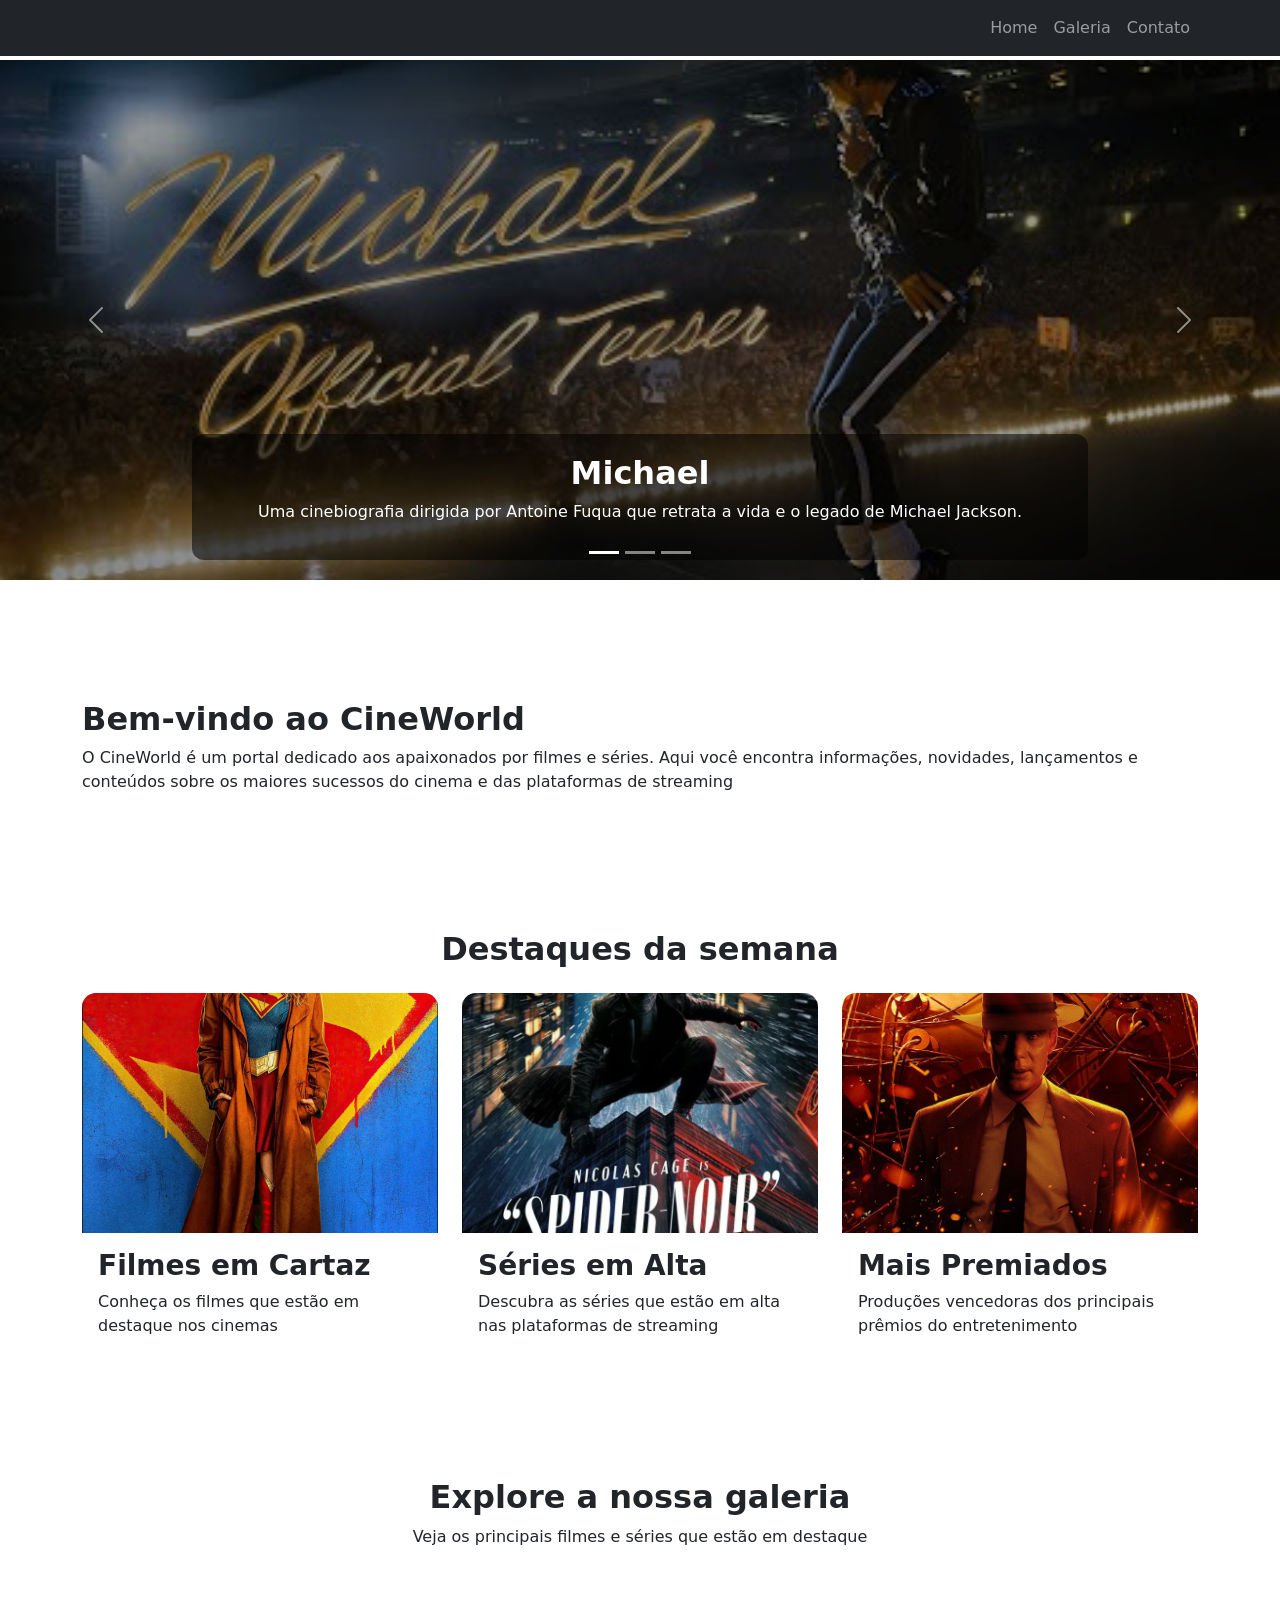
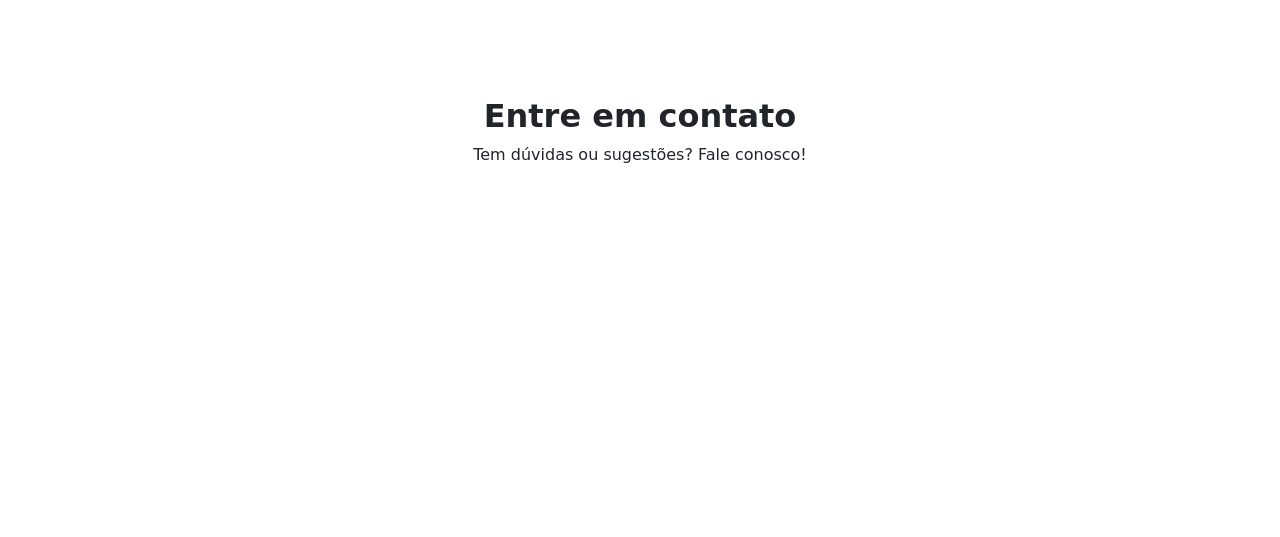
<file: index.html>
<!-- AF - Avaliação Final - Linguagens de Programação 
Tema do Projeto: Lançamentos de filmes e séries
Aluno 1: Sabrina Alves Andrade Pereira - RA: 251336
Aluno 2: Raquel Helena Caetano Pinheiro - RA: 252414
Professor: Abimael de Oliveira
Data de entrega: 07/06/2026
-->

<!DOCTYPE html>
<html lang="pt-br">
<head>
    <meta charset="UTF-8">
    <meta name="viewport" content="width=device-width, initial-scale=1.0">
    <title>cineWorld</title>

    <link href="https://cdn.jsdelivr.net/npm/bootstrap@5.3.3/dist/css/bootstrap.min.css" rel="stylesheet">
    <link rel="stylesheet" href="css/style.css">
</head>
<body>
    <header>
        <!-- Menu padronizado -->
        <nav class="navbar navbar-expand-lg navbar-dark bg-dark fixed-top">
            <div class="container">
                <a class="navbar-brand" href="index.html">CineWorld</a>

                <button class = "navbar-toggler" type="button" data-bs-toggle="collapse" data-bs-target="#menuPrincipal" aria-controls="menuPrincipal" aria-expanded="false" aria-label="Toggle navigation">
                    <span class="navbar-toggler-icon"></span>
                </button>
                <div class="collapse navbar-collapse" id="menuPrincipal">
                    <ul class="navbar-nav ms-auto">
                        <li class="nav-item">
                            <a class="nav-link" href="index.html">Home</a>
                        </li>

                        <li class="nav-item">
                            <a class="nav-link" href="galeria.html">Galeria</a>
                        </li>

                        <li class="nav-item">
                            <a class="nav-link" href="contato.html">Contato</a>
                        </li>
                    </ul>
                </div>

            </div>
        </nav>
    </header>
    <main>
        <section class="hero">
            <div id="carouselHome" class="carousel slide" data-bs-ride="carousel">
                <div class="carousel-indicators">
                    <button type="button" data-bs-target="#carouselHome" data-bs-slide-to="0" class="active" aria-label="Slide 1" title="Slide 0"></button>
                    <button type="button" data-bs-target="#carouselHome" data-bs-slide-to="1" aria-label="Slide 2" title="Slide 1"></button>
                    <button type="button" data-bs-target="#carouselHome" data-bs-slide-to="2" aria-label="Slide 3" title="Slide 2"></button>
                </div>
                <div class="carousel-inner">
                    <div class="carousel-item active">
                        <img src="./img/banner-01.jpg" class="d-block w-100" alt="Michael">
                        <div class="carousel-caption d-none d-md-block">
                            <h2>Michael</h2>
                            <p>Uma cinebiografia dirigida por Antoine Fuqua que retrata a vida e o legado de Michael Jackson.</p>
                        </div>
                    
                    </div>
                
                        <div class="carousel-item">
                        <img src="./img/banner-02 .png" class="d-block w-100" alt="Off Campus">
                        <div class="carousel-caption d-none d-md-block">
                        <h2>Off Campus</h2>
                        <p>Série de sucesso baseada na famosa coleção de livros de Elle Kennedy. A história acompanha estudantes de elite e jogadores de hóquei da Universidade Briar lidando com esportes, amizade e romance.</p>
                    </div>
                </div>
                <div class="carousel-inner">

                    <div class="carousel-item">
                    <img src="./img/banner-03.jpg" class="d-block w-100" alt="Mestres do Universo">
                    <div class="carousel-caption d-none d-md-block">
                        <h2>Mestres do Universo</h2>
                        <p>A adaptação mistura ação, aventura e um tom bem-humorado, abraçando o destino de Adam como o poderoso He-Man.</p>
                    </div>
                </div>
            </div>
            </div>
                <button class="carousel-control-prev" type="button" data-bs-target="#carouselHome" data-bs-slide="prev" title="Slide anterior">
                    <span class="carousel-control-prev-icon"></span>
                </button>
                <button class="carousel-control-next" type="button" data-bs-target="#carouselHome" data-bs-slide="next" title="Próximo slide">
                    <span class="carousel-control-next-icon"></span>
                </button>
            </div> 
        </section>
        <section class="apresentacao">
                <div class="container">
                    <h2>Bem-vindo ao CineWorld</h2>
                    <p> O CineWorld é um portal dedicado aos apaixonados por filmes e séries. 
                        Aqui você encontra informações, novidades, lançamentos e conteúdos 
                        sobre os maiores sucessos do cinema e das plataformas de streaming</p>
                </div>

        </section>
        <section class="destaques">
            <div class="container">
                <h2 class="text-center mb-4" >Destaques da semana</h2>
                <div class="row g-4">
                    <article class="col-md-4">
                        <div class="card h-100 card-personalizado">
                            <img src="./img/card-01.png" class="card-img-top" alt="Filmes em Cartaz">

                            <div class="card-body">
                                <h3> Filmes em Cartaz</h3>
                                <p>Conheça os filmes que estão em destaque nos cinemas</p>
                            </div>
                        </div>
                    </article>
                    <article class="col-md-4">
                        <div class="card h-100 card-personalizado">
                            <img src="./img/card-02.png" class="card-img-top" alt="Séries em Alta">
                            <div class="card-body">
                                <h3> Séries em Alta</h3>
                                <p>Descubra as séries que estão em alta nas plataformas de streaming</p>
                            </div>
                        </div>
                    </article>
                    <article class="col-md-4">
                        <div class="card h-100 card-personalizado">
                            <img src="./img/card-03.jpg" class="card-img-top" alt="Mais Premiados">
                            <div class="card-body">
                                <h3> Mais Premiados</h3>
                                <p>Produções vencedoras dos principais prêmios do entretenimento</p>
                            </div>
                        </div>
                    </article>
                </div>
            </div>
        </section>
        <section class="text-center py-5">
            <div class="container">
                <h2> Explore a nossa galeria</h2>
            </div>
            <p> Veja os principais filmes e séries que estão em destaque</p>
            <a href="galeria.html" class="btn btn-danger">Ver galeria</a>
        </section>
        <section class="text-center py-5">
            <div class="container">
                <h2> Entre em contato</h2>
            </div>
            <p> Tem dúvidas ou sugestões? Fale conosco!</p>
            <a href="contato.html" class="btn btn-danger">Fale conosco</a>
        </section>
    </main>
    <footer>
        <div class="container">
                <p>Projeto desenvolvido para a AF - Linguagens de Programação.</p>
                <p>Aluno 1: Sabrina Alves Andrade Pereira - RA: 251336</p>
                <p>Aluno 2: Raquel Helena Caetano Pinheiro - RA: 252414</p>
                <p>&copy; 2026 - Projeto acadêmico sem fins comerciais.</p>
            </div>
    </footer>

    <button id="btnTopo" class="btn-topo" title="Voltar ao topo">↑</button>


    <script src="https://cdn.jsdelivr.net/npm/bootstrap@5.3.3/dist/js/bootstrap.bundle.min.js"></script>
    <script src="./js/script.js"></script>

</body>
</html>
</file>
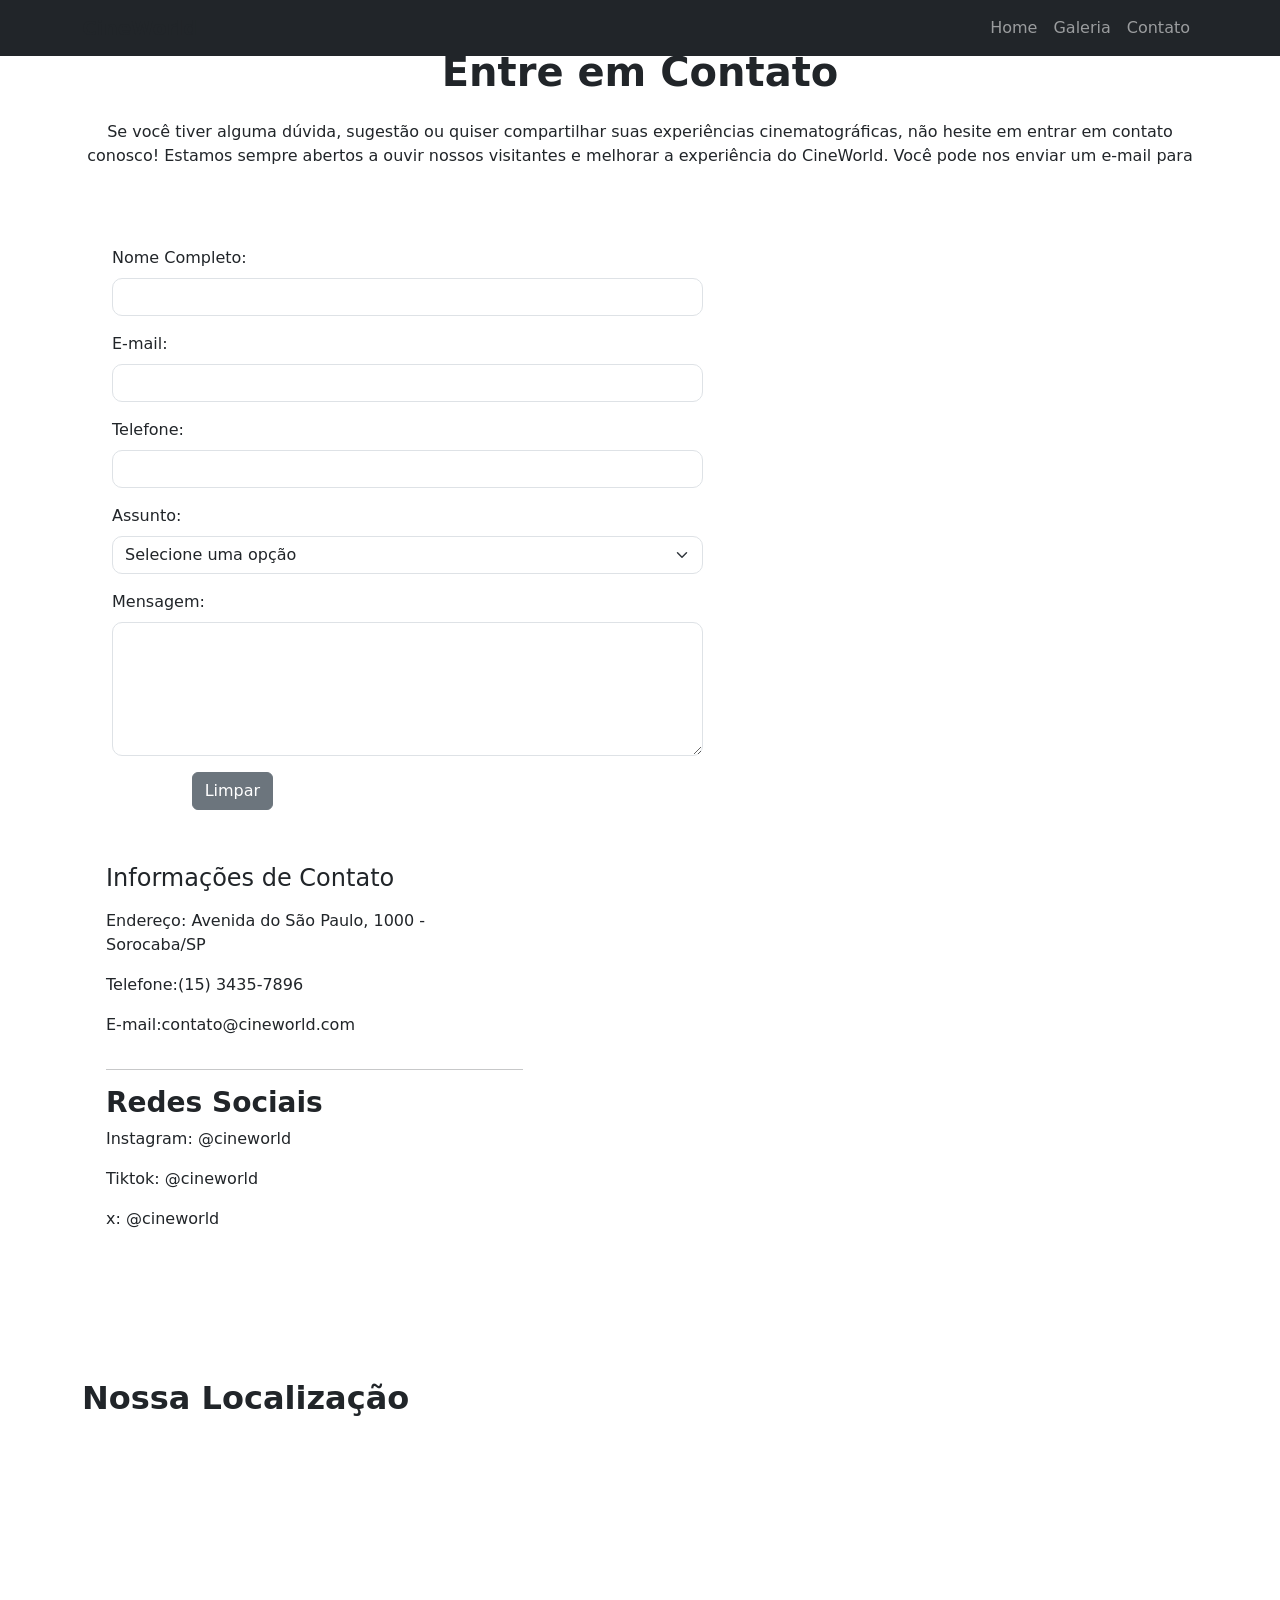
<file: contato.html>
<!-- AF - Avaliação Final - Linguagens de Programação 
Tema do Projeto: Lançamentos de filmes e séries
Aluno 1: Sabrina Alves Andrade Pereira - RA: 251336
Aluno 2: Raquel Helena Caetano Pinheiro - RA: 252414
Professor: Abimael de Oliveira
Data de entrega: 07/06/2026
-->

<!DOCTYPE html>
<html lang="pt-br">
<head>
    <meta charset="UTF-8">
    <meta name="viewport" content="width=device-width, initial-scale=1.0">
    <title>Contato - CineWorld</title>

    <link href="https://cdn.jsdelivr.net/npm/bootstrap@5.3.3/dist/css/bootstrap.min.css" rel="stylesheet">
    <link rel="stylesheet" href="css/style.css">

</head>
<body>
    <header>
        <!-- Menu Padronizado -->
         <nav class="navbar navbar-expand-lg navbar-dark bg-dark fixed-top">
            <div class="container">
                <a class="navbar-brand" href="index.html">
                    CineWorld
                </a>
                 <button class = "navbar-toggler" type="button" data-bs-toggle="collapse" 
                 data-bs-target="#menuPrincipal" aria-controls="menuPrincipal" aria-expanded="false" 
                 aria-label="Toggle navigation">

                <span class="navbar-toggler-icon"></span>
                </button>

                <div class="collapse navbar-collapse" id="menuPrincipal">
                    <ul class="navbar-nav ms-auto">
                        <li class="nav-item">
                            <a class="nav-link" href="index.html">Home</a>
                         </li>
                         <li class="nav-item">
                            <a class="nav-link" href="galeria.html">Galeria</a>
                        </li>
                        <li class="nav-item">
                            <a class="nav-link" href="contato.html">Contato</a>
                        </li>
                    </ul>
                </div>
            </div>
         </nav>
 </header>
 <main>
    <section class="container py-5">
        <h1 class="text-center mb-4">Entre em Contato</h1>
        <p class="text-center mb-5">
            Se você tiver alguma dúvida, sugestão ou quiser compartilhar suas experiências cinematográficas, 
            não hesite em entrar em contato conosco! Estamos sempre abertos a ouvir nossos visitantes e 
            melhorar a experiência do CineWorld. Você pode nos enviar um e-mail para
        </p>
        <!-- Formulário de Contato -->
        <div class="col-lg-7">
            <form id="formContato" class="form-contato">
                <div class="mb-3">
                    <label for="nome" class="form-label"> Nome Completo:</label>
                    <input type="text" id="nome" name="nome" class="form-control" required>
                </div>

                <div class="mb-3">
                    <label for="email" class="form-label"> E-mail:</label>
                    <input type="email" id="email" name="email" class="form-control" required>
                </div>
                
                <div class="mb-3">
                    <label for="telefone" class="form-label"> Telefone:</label>
                    <input type="tel" id="telefone" name="telefone"
                     class="form-control" pattern="[0-9()-]{10,20}">
                </div>
                <div class="mb-3">
                    <label for="assunto" class="form-label">Assunto:</label>
                    <select id="assunto" name="assunto" class="form-select" required>
                        <option value="">Selecione uma opção</option>
                        <option value="duvida">Dúvida</option>
                        <option value="orcamento">Orçamento</option>
                        <option value="parceria">Parceria</option>
                    </select>
                </div>

                <div class="mb-3">
                    <label for="mensagem" class="form-label"> Mensagem:</label>
                    <textarea id="mensagem" name="mensagem" class="form-control" rows="5" required></textarea>
                </div>

                <button type="submit" class="btn btn-primary">Enviar</button>
                <button type="reset" class="btn btn-secondary">Limpar</button>
            </form>
        </div>

        <!-- Informações de Contato -->
        <div class="col-lg-5">
            <div class="card p-4">
                <h2 class="h4 mb-3">Informações de Contato</h2>
                <p>
                     Endereço: Avenida do São Paulo, 1000 - Sorocaba/SP
                </p>
                <p>
                    Telefone:(15) 3435-7896
                </p>
                <p>
                    E-mail:contato@cineworld.com
                </p>
                <hr>
                <h3> Redes Sociais</h3>
                <p>
                    Instagram: @cineworld
                </p>
                <p>
                    Tiktok: @cineworld
                </p>
                <p>
                    x: @cineworld
                </p>
            </div>
        </div>
    </section>
    <!-- Mapa -->
     <section class="container pb-5">
        <h2 class="text=center mb-4">
            Nossa Localização
        </h2>
        <iframe 
            src="https://www.google.com/maps/embed?pb=..." 
            width="100%" 
            height="350" 
            style="border:0;" 
            allowfullscreen="" 
            loading="lazy">
        </iframe>
     </section>

 </main>

    <button id="btnTopo" class="btn-topo" title="Voltar ao topo">↑</button>


    <script src="https://cdn.jsdelivr.net/npm/bootstrap@5.3.3/dist/js/bootstrap.bundle.min.js"></script>
    <script src="./js/script.js"></script>
</body>
 </html>
</file>
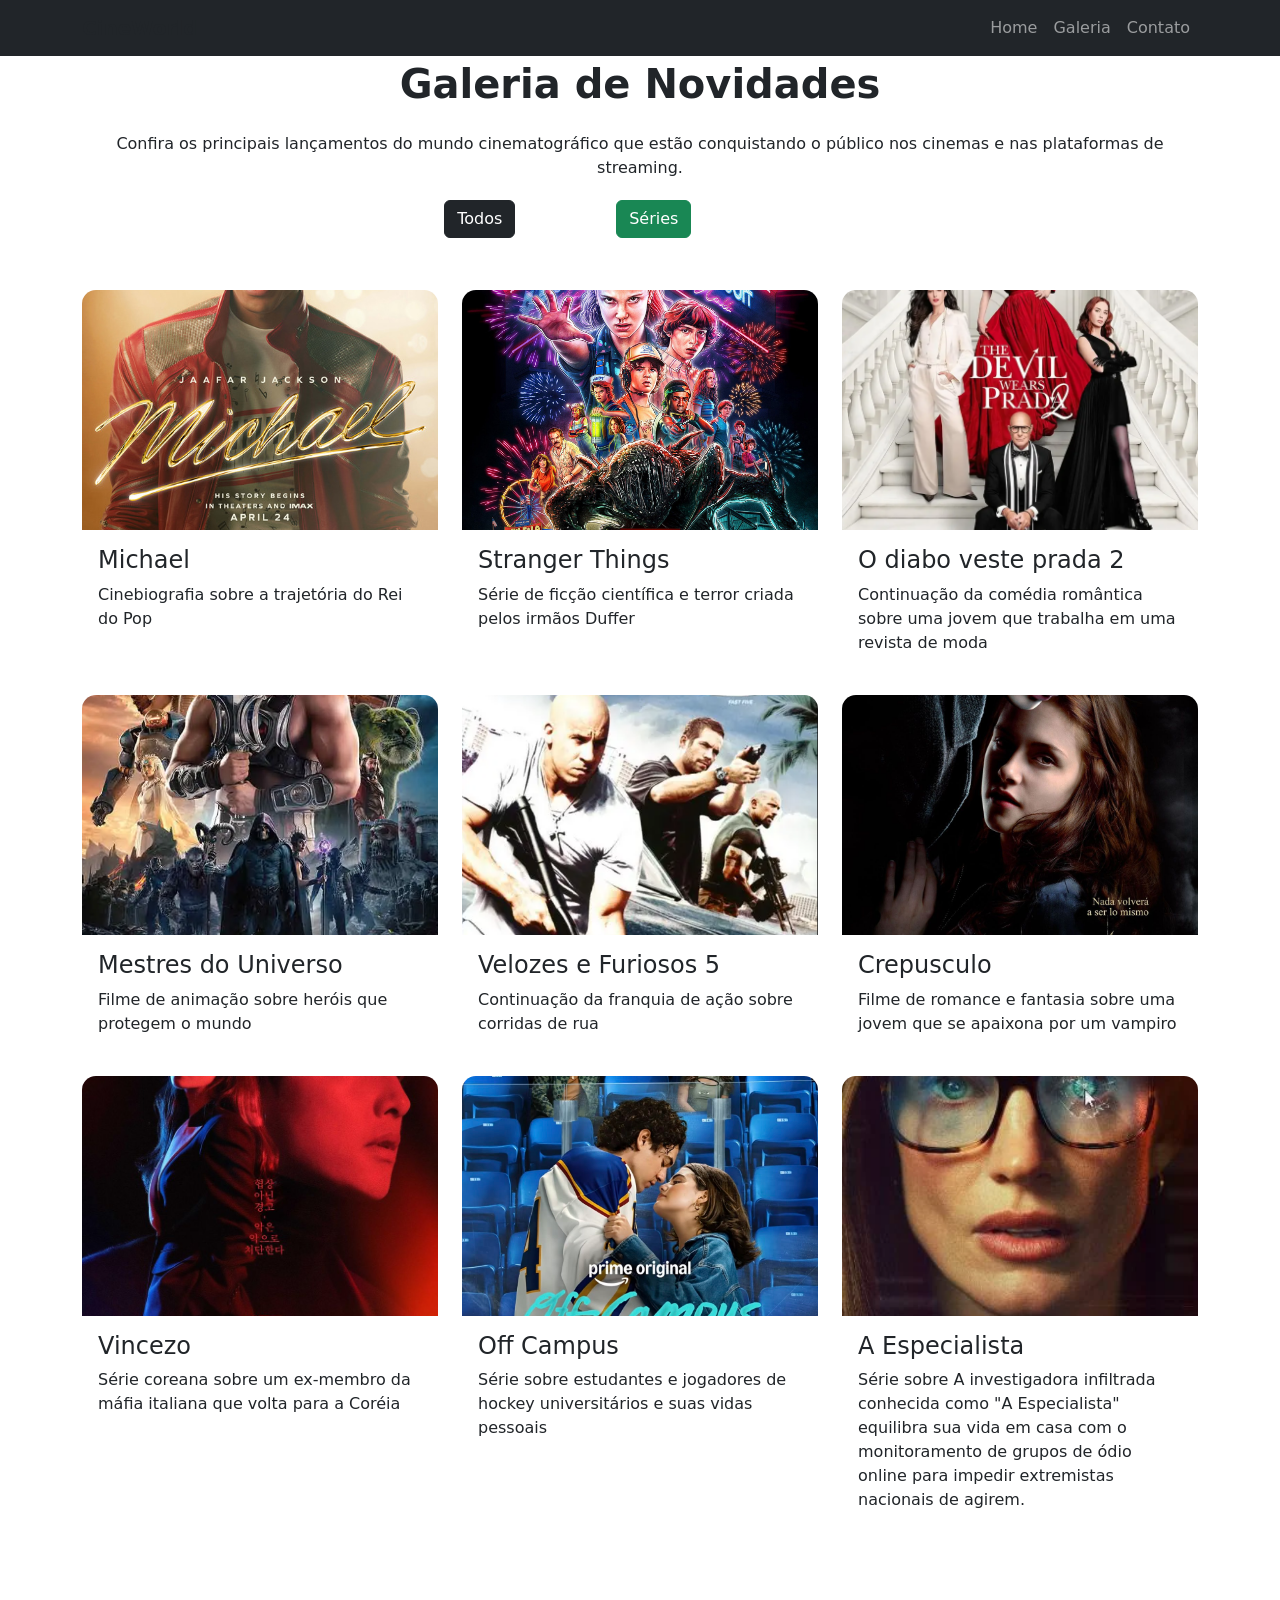
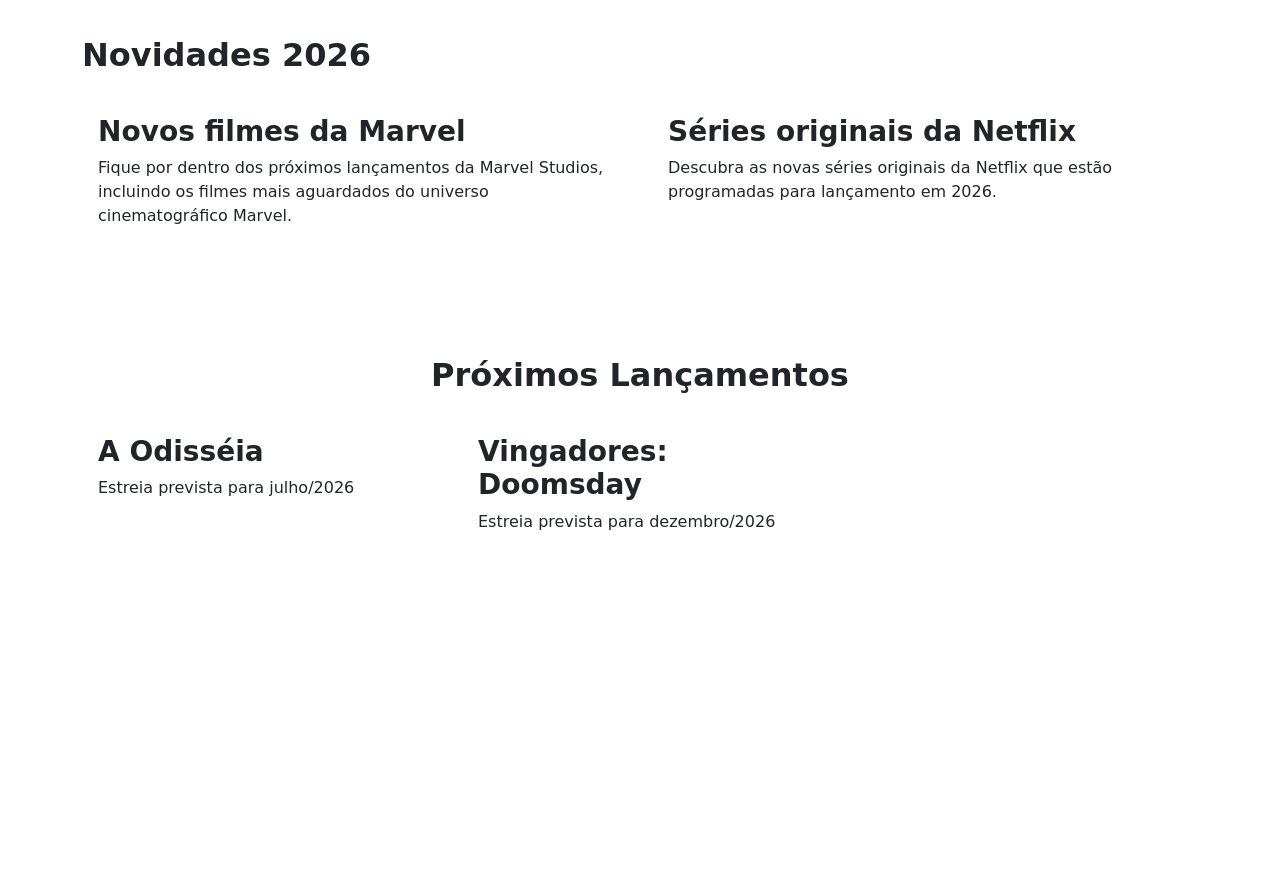
<file: galeria.html>
<!-- AF - Avaliação Final - Linguagens de Programação 
Tema do Projeto: Lançamentos de filmes e séries
Aluno 1: Sabrina Alves Andrade Pereira - RA: 251336
Aluno 2: Raquel Helena Caetano Pinheiro - RA: 252414
Professor: Abimael de Oliveira
Data de entrega: 07/06/2026
-->

<!DOCTYPE html>
<html lang="pt-br">
<head>
    <meta charset="UTF-8">
    <meta name="viewport" content="width=device-width, initial-scale=1.0">
    <title>Galeria - ineWorld</title>

    <link href="https://cdn.jsdelivr.net/npm/bootstrap@5.3.3/dist/css/bootstrap.min.css" rel="stylesheet">
    <link rel="stylesheet" href="css/style.css">

</head>
<body>
    <header>
        <!-- Menu Padronizado -->
         <nav class="navbar navbar-expand-lg navbar-dark bg-dark fixed-top">
            <div class="container">
                <a class="navbar-brand" href="index.html">
                    CineWorld
                </a>
                 <button class = "navbar-toggler" type="button" data-bs-toggle="collapse" 
                 data-bs-target="#menuPrincipal" aria-controls="menuPrincipal" aria-expanded="false" 
                 aria-label="Toggle navigation">

                <span class="navbar-toggler-icon"></span>
                </button>

                <div class="collapse navbar-collapse" id="menuPrincipal">
                    <ul class="navbar-nav ms-auto">
                        <li class="nav-item">
                            <a class="nav-link" href="index.html">Home</a>
                         </li>
                         <li class="nav-item">
                            <a class="nav-link" href="galeria.html">Galeria</a>
                        </li>
                        <li class="nav-item">
                            <a class="nav-link" href="contato.html">Contato</a>
                        </li>
                    </ul>
                </div>
            </div>
         </nav>
        </header>
        <main>
         <section class="container">
            <h1 class="text-center mb-4"> Galeria de Novidades</h1>
            <p class="text-center">
                Confira os principais lançamentos do mundo cinematográfico que estão conquistando 
                o público nos cinemas e nas plataformas de streaming.
            </p>
            <div class="text-center mb-5">
                <button onclick="filtrar('todos')" class="btn btn-dark m-1">Todos</button>
                <button onclick="filtrar('filme')" class="btn btn-primary m-1">Filmes</button>
                <button onclick="filtrar('serie')" class="btn btn-success m-1">Séries</button>
                <button onclick="filtrar('lancamento')" class="btn btn-danger m-1">Lançamentos</button>
            </div>

            <div class="row g-4">
                <article class="col-md-4 item filme lancamento">
                    <div class="card h-100">
                        <img src="./img/filme-1.jpeg" class="card-img-top" alt="Cartaz do filme Michael">
                        <div class="card-body">
                            <h2 class="card-title h4"> Michael</h2>
                            <p class="card-text"> Cinebiografia sobre a trajetória do Rei do Pop</p>
                        </div>
                    </div>
                </article>

                <article class="col-md-4 item serie">
                    <div class=" card h-100">
                        <img src ="./img/serie-1.jpg" class="card-img-top" alt="Poster da série Stranger Things">
                        <div class="card-body">
                            <h2 class="card-title h4">Stranger Things</h2>
                            <p class="card-text">Série de ficção científica e terror
                                                 criada pelos irmãos Duffer</p>
                        </div>
                    </div>
                </article>
                <!-- Card 3 -->
                <article class="col-md-4 item filme lancamento">
                    <div class=" card h-100">
                        <img src ="./img/filme-2.png" class="card-img-top" alt="Cartaz do filme O diabo veste prada 2">
                        <div class="card-body">
                            <h2 class="card-title h4">O diabo veste prada 2</h2>
                            <p class="card-text">Continuação da comédia romântica sobre uma jovem que trabalha 
                                                 em uma revista de moda</p>
                        </div>
                    </div>
                </article>
                <!-- Card 4 -->
                <article class="col-md-4 item filme lancamento">
                    <div class=" card h-100">
                        <img src ="./img/filme-3.png" class="card-img-top" alt="Cartaz do filme Mestres do Universo">
                        <div class="card-body">
                            <h2 class="card-title h4">Mestres do Universo</h2>
                            <p class="card-text">Filme de animação sobre heróis que protegem o mundo</p>
                        </div>
                    </div>
                </article>
                <!-- Card 5 -->
                <article class="col-md-4 item filme ">
                    <div class=" card h-100">
                        <img src ="./img/filme-4.png" class="card-img-top" alt="Cartaz do filme Velozes e Furiosos 5">
                        <div class="card-body">
                            <h2 class="card-title h4">Velozes e Furiosos 5</h2>
                            <p class="card-text">Continuação da franquia de ação sobre corridas de rua</p>
                        </div>
                    </div>
                </article>
                <!-- Card 6 -->
                <article class="col-md-4 item filme ">
                    <div class=" card h-100">
                        <img src ="./img/filme-5.jpg" class="card-img-top" alt="Cartaz do filme Crepusculo">
                        <div class="card-body">
                            <h2 class="card-title h4">Crepusculo</h2>
                            <p class="card-text">Filme de romance e fantasia sobre uma jovem que se apaixona 
                                                por um vampiro</p>
                        </div>
                    </div>
                </article>
                <!-- Card 7 -->
                <article class="col-md-4 item serie ">
                    <div class=" card h-100">
                        <img src ="./img/serie-2.jpg" class="card-img-top" alt="Cartaz da série coreana Vincezo">
                        <div class="card-body">
                            <h2 class="card-title h4">Vincezo</h2>
                            <p class="card-text">Série coreana sobre um ex-membro da máfia italiana que volta para a Coréia</p>
                        </div>
                    </div>
                </article>
                <!-- Card 8 -->
                <article class="col-md-4 item serie lancamento">
                    <div class=" card h-100">
                        <img src ="./img/serie-3.jpg" class="card-img-top" alt="Cartaz da série Off Campus">
                        <div class="card-body">
                            <h2 class="card-title h4">Off Campus</h2>
                            <p class="card-text">Série sobre estudantes e jogadores de hockey universitários 
                                                e suas vidas pessoais</p>
                        </div>
                    </div>
                </article>
                <!-- Card 9 -->
                <article class="col-md-4 item serie lancamento">
                    <div class=" card h-100">
                        <img src ="./img/serie-4.jpg" class="card-img-top" alt="Cartaz da série A Especialista">
                        <div class="card-body">
                            <h2 class="card-title h4">A Especialista</h2>
                            <p class="card-text">Série sobre A investigadora infiltrada conhecida como 
                                                "A Especialista" equilibra sua vida em casa com o monitoramento 
                                                de grupos de ódio online para impedir extremistas nacionais de 
                                                agirem.</p>
                        </div>
                    </div>
                </article>
            </div>
         </section>
         <!-- Novidades -->
         <section class="container py-5">
            <h2 class="text center mb-4">
                Novidades 2026
            </h2>
            <div class="row g-4">
                <article class="col-md-6">
                    <div class="card h-100">
                        <div class="card-body">
                            <h3> Novos filmes da Marvel</h3>
                            <p> Fique por dentro dos próximos lançamentos da Marvel Studios, 
                                incluindo os filmes mais aguardados do universo cinematográfico Marvel.</p>
                        </div>
                    </div>
                </article>

                <article class="col-md-6">
                    <div class="card h-100">
                        <div class="card-body">
                            <h3> Séries originais da Netflix</h3>
                            <p> Descubra as novas séries originais da Netflix que estão
                                 programadas para lançamento em 2026.</p>
                        </div>
                    </div>
                </article>
            </div>
         </section>
         <!-- Lançamentos -->
        <section class="container py-5">
            <h2 class="text-center mb-4">
                Próximos Lançamentos
            </h2>
            <div class="row g-4">
                <article class="col-md-4">
                    <div class="card h-100">
                        <div class="card-body">
                            <h3>A Odisséia</h3>
                            <p>Estreia prevista para julho/2026</p>
                         </div>
                    </div>
                </article>
                <article class="col-md-4">
                    <div class="card h-100">
                        <div class="card-body">
                            <h3>Vingadores: Doomsday</h3>
                            <p>Estreia prevista para dezembro/2026</p>
                        </div>
                    </div>
                </article>
            </div>
        </section>
   
     <footer>
        <div class="container">
                <p>Projeto desenvolvido para a AF - Linguagens de Programação.</p>
                <p>Aluno 1: Sabrina Alves Andrade Pereira - RA: 251336</p>
                <p>Aluno 2: Raquel Helena Caetano Pinheiro - RA: 252414</p>
                <p>&copy; 2026 - Projeto acadêmico sem fins comerciais.</p>
            </div>
    </main>
    </footer>

    <button id="btnTopo" class="btn-topo" title="Voltar ao topo">↑</button>

    <script src="https://cdn.jsdelivr.net/npm/bootstrap@5.3.3/dist/js/bootstrap.bundle.min.js"></script>
    <script src="./js/script.js"></script>

  
</body>
</html>
</file>
<file: css/style.css>
/* AF - Avaliação Final - Linguagens de Programação
Tema do Projeto: Lançamentos de filmes e séries
Aluno 1: Sabrina Alves Andrade Pereira - RA: 251336
Aluno 2: Raquel Helena Caetano Pinheiro - RA: 252414
Professor: Abimael de Oliveira
Data de entrega: 07/06/2026
:root {
    --cor-primaria: #e50914;
    --cor-secundaria: #111111;
    --cor-destaque: #ffc107;
    --cor-clara: #f8f9fa;
    --cor-texto: #222;
    --sombra: 0 8px 24px rgba(0, 0, 0, 0.18);
}

* {
    margin: 0;
    padding: 0;
    box-sizing: border-box;
}

html {
    scroll-behavior: smooth;
}

body {
    font-family: Arial, Helvetica, sans-serif;
    background-color: var(--cor-clara);
    color: var(--cor-texto);
    line-height: 1.6;
    padding-top: 70px;
}

/* Imagens */
img {
    max-width: 100%;
    display: block;
    object-fit: cover;
}

/* Navbar */
.navbar {
    box-shadow: var(--sombra);
}

.navbar-brand {
    font-weight: bold;
    color: var(--cor-destaque) !important;
}

.nav-link {
    transition: 0.3s ease;
}

.nav-link:hover {
    color: var(--cor-destaque) !important;
}

/* Carrossel */
.carousel-item img {
    height: 520px;
    object-fit: cover;
    filter: brightness(60%);
}

.carousel-caption {
    background: rgba(0, 0, 0, 0.55);
    border-radius: 12px;
    padding: 20px;
}

.carousel-caption h2,
.carousel-caption h5 {
    color: var(--cor-destaque);
    font-weight: bold;
}

/* Seções */
section {
    padding: 60px 0;
}

h1, h2, h3, h4, h5 {
    font-weight: bold;
}

.titulo-gradiente {
    background: linear-gradient(90deg, var(--cor-primaria), var(--cor-destaque));

    background-clip: text;
    -webkit-background-clip: text;

    color: transparent;
    -webkit-text-fill-color: transparent;
}

/* Cards */
.card {
    border: none;
    border-radius: 14px;
    overflow: hidden;
    box-shadow: var(--sombra);
    transition: transform 0.3s ease, box-shadow 0.3s ease;
    height: 100%;
}

.card:hover {
    transform: translateY(-8px);
    box-shadow: 0 12px 30px rgba(0, 0, 0, 0.25);
}

.card img {
    height: 240px;
    object-fit: cover;
    transition: transform 0.4s ease;
}

.card:hover img {
    transform: scale(1.06);
}

.card-title {
    color: var(--cor-primaria);
}

/* Botões */
.btn-primary,
.btn-danger {
    background: linear-gradient(135deg, var(--cor-primaria), #8b0000);
    border: none;
}

.btn-primary:hover,
.btn-danger:hover {
    filter: brightness(1.1);
    transform: scale(1.03);
}

.btn {
    transition: 0.3s ease;
}

/* Galeria */
.galeria,
.novidades,
.lancamentos {
    padding-top: 40px;
}

.filtros {
    display: flex;
    flex-wrap: wrap;
    gap: 12px;
    justify-content: center;
    margin-bottom: 30px;
}

/* Contato */
.form-contato {
    background-color: #ffffff;
    padding: 30px;
    border-radius: 14px;
    box-shadow: var(--sombra);
}

.form-control,
.form-select {
    border-radius: 10px;
}

iframe {
    border-radius: 14px;
    box-shadow: var(--sombra);
}

/* Área de informações usando Flexbox */
.area-info,
.area-destaques {
    display: flex;
    flex-wrap: wrap;
    gap: 24px;
    justify-content: center;
    align-items: stretch;
}

/* Rodapé */
.rodape,
footer {
    background-color: var(--cor-secundaria);
    color: white;
    text-align: center;
    padding: 35px 15px;
    margin-top: 40px;
}

.rodape a,
footer a {
    color: var(--cor-destaque);
    text-decoration: none;
}

.rodape a:hover,
footer a:hover {
    text-decoration: underline;
}

/* Botão voltar ao topo */
.btn-topo,
#btnTopo {
    position: fixed;
    right: 20px;
    bottom: 20px;
    display: none;
    padding: 12px 16px;
    border-radius: 50%;
    border: none;
    background-color: var(--cor-primaria);
    color: white;
    font-size: 20px;
    cursor: pointer;
    box-shadow: var(--sombra);
    z-index: 999;
}

.btn-topo.mostrar,
#btnTopo.mostrar {
    display: block;
}

/* Efeito JS nos cards */
.card-destaque-js {
    transform: scale(1.03);
}

/* Tema escuro, caso exista botão no JS */
.tema-escuro {
    background-color: #111;
    color: #f5f5f5;
}

.tema-escuro .card,
.tema-escuro .form-contato {
    background-color: #1f1f1f;
    color: #dadbdf;
}

/* Animação */
@keyframes aparecer {
    from {
        opacity: 0;
        transform: translateY(30px);
    }

    to {
        opacity: 1;
        transform: translateY(0);
    }
}

.animado,
.card,
section {
    animation: aparecer 0.8s ease;
}

/* Responsividade */
@media (max-width: 768px) {
    body {
        padding-top: 65px;
    }

    .carousel-item img {
        height: 330px;
    }

    .carousel-caption {
        padding: 12px;
    }

    .carousel-caption h2,
    .carousel-caption h5 {
        font-size: 1.2rem;
    }

    section {
        padding: 40px 0;
    }

    .card img {
        height: 200px;
    }

    .form-contato {
        padding: 20px;
    }
}

@media (max-width: 480px) {
    .carousel-item img {
        height: 260px;
    }

    h1 {
        font-size: 1.8rem;
    }

    h2 {
        font-size: 1.5rem;
    }
}
</file>
